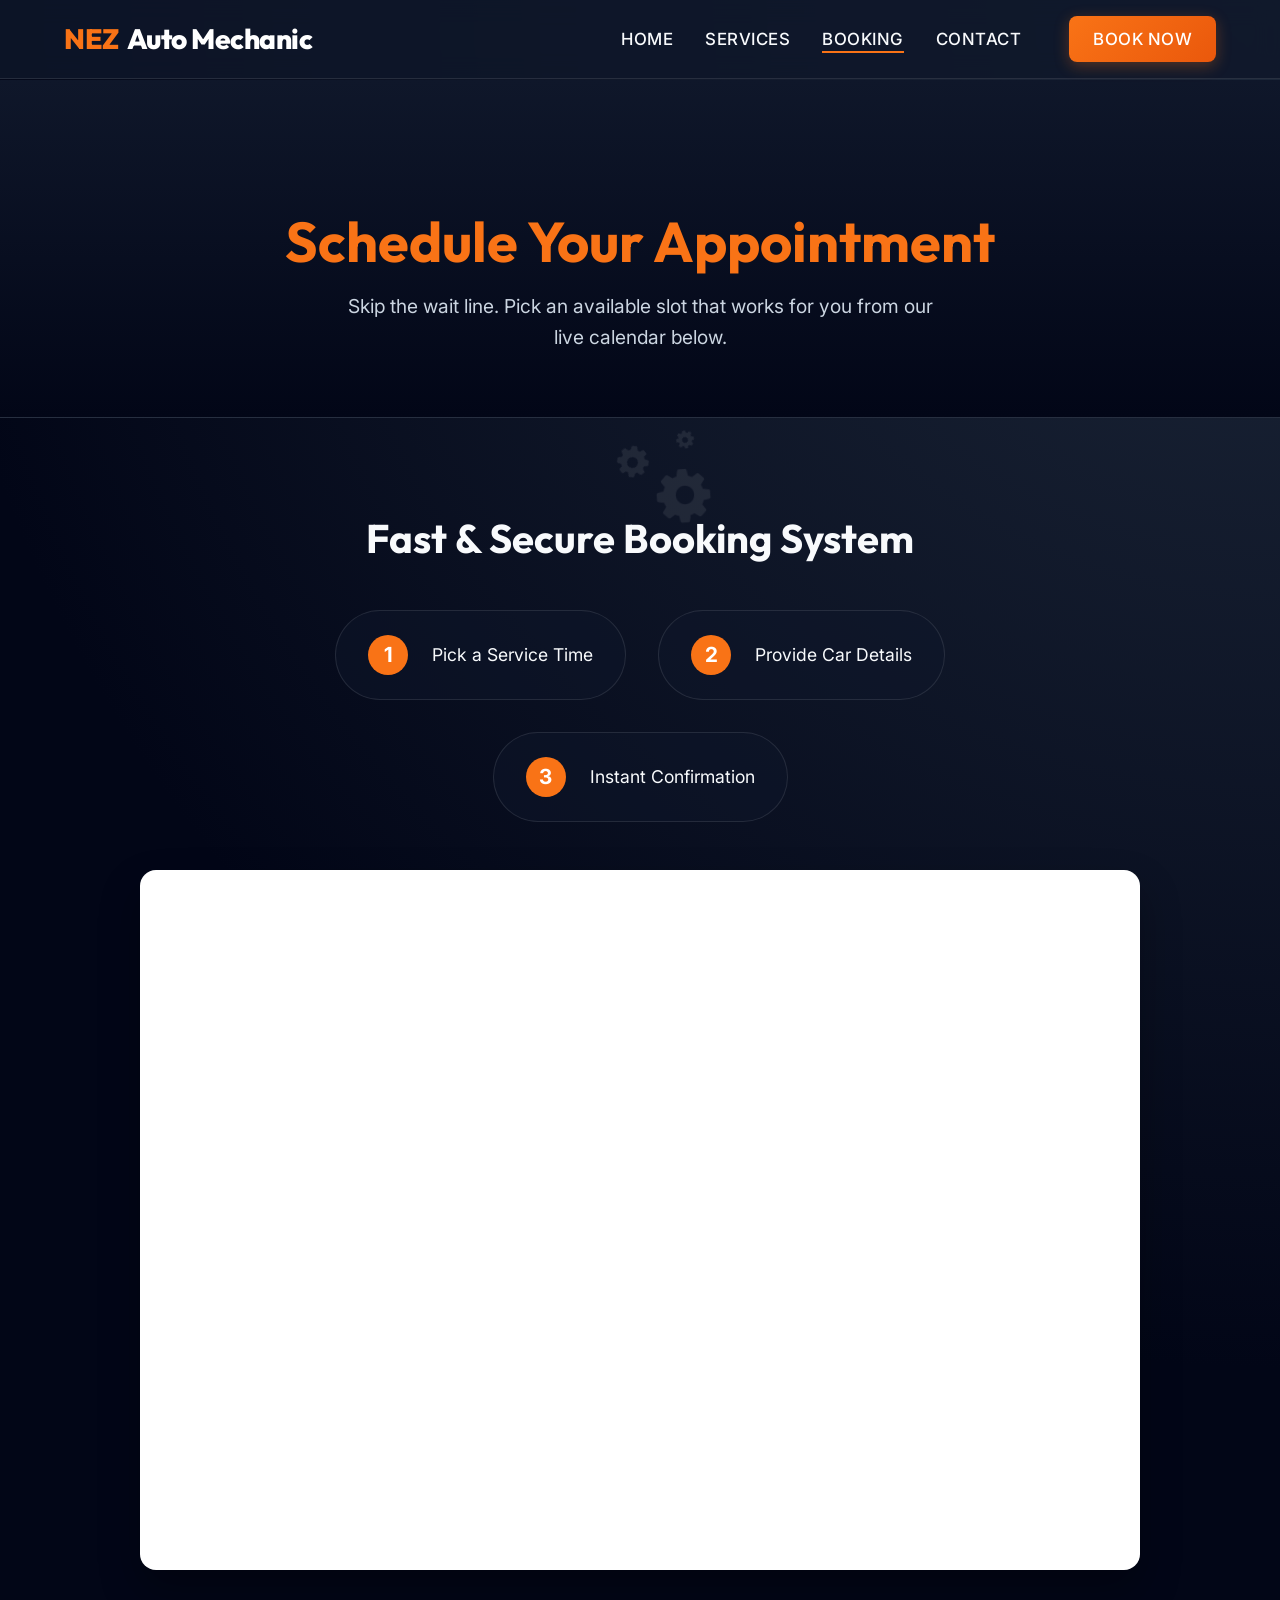
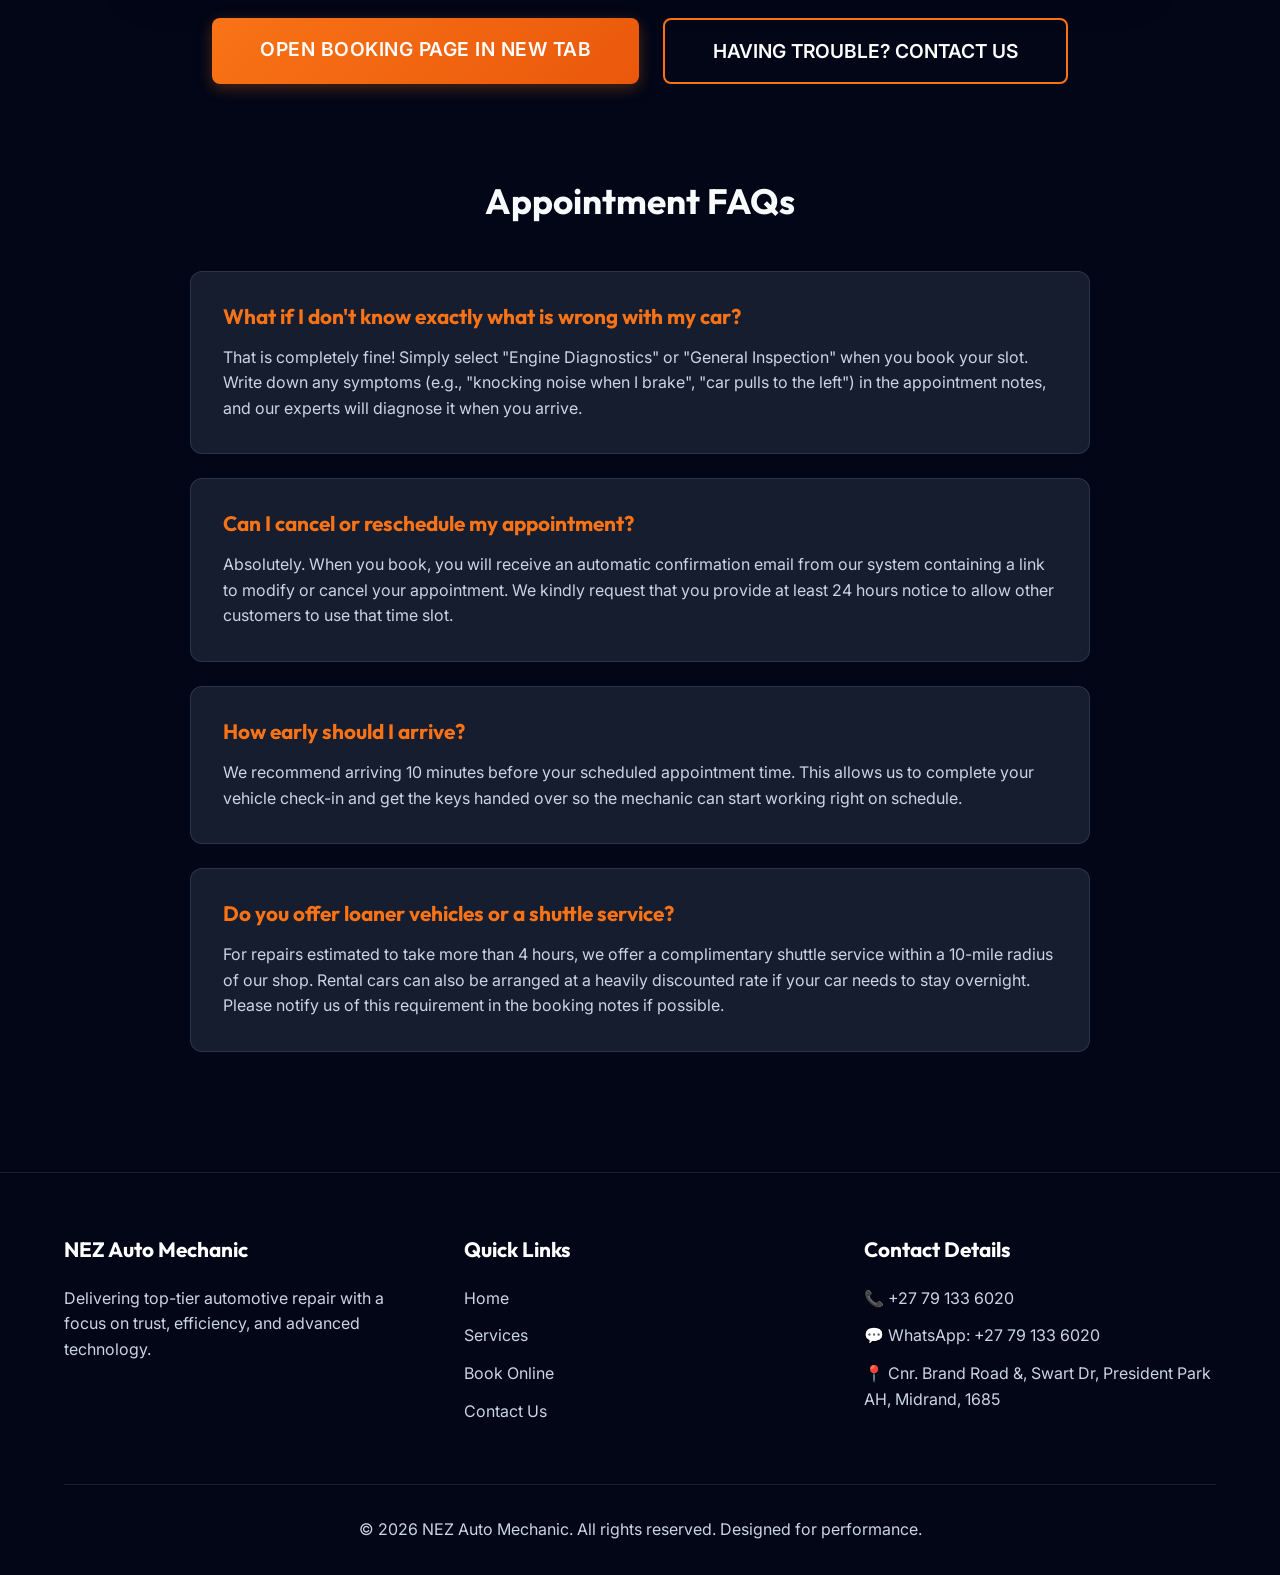
<file: booking.html>
<!DOCTYPE html>
<html lang="en">
<head>
    <meta charset="UTF-8">
    <meta name="viewport" content="width=device-width, initial-scale=1.0">
    <title>Book Appointment | NEZ Auto Mechanic</title>
    <meta name="description" content="Schedule your auto repair appointment online. Select your service, date, and available time via our seamless booking system.">
    <!-- Google Fonts -->
    <link rel="preconnect" href="https://fonts.googleapis.com">
    <link rel="preconnect" href="https://fonts.gstatic.com" crossorigin>
    <link href="https://fonts.googleapis.com/css2?family=Inter:wght@400;500;600&family=Outfit:wght@700;800&display=swap" rel="stylesheet">
    <link rel="stylesheet" href="styles.css">
    <style>
        .page-header {
            padding: 8rem 5% 4rem;
            text-align: center;
            background: linear-gradient(180deg, var(--bg-dark), var(--bg-darker));
            border-bottom: 1px solid var(--card-border);
        }
        
        .page-header h1 {
            font-size: 3.5rem;
            margin-bottom: 1rem;
            color: var(--accent-primary);
        }

        .booking-info {
            max-width: 800px;
            margin: 0 auto 3rem;
            text-align: center;
        }

        .booking-steps {
            display: flex;
            justify-content: center;
            gap: 2rem;
            margin: 3rem 0;
            flex-wrap: wrap;
        }

        .step {
            display: flex;
            align-items: center;
            gap: 1.5rem;
            background: rgba(15, 23, 42, 0.5);
            padding: 1.5rem 2rem;
            border-radius: 50px;
            border: 1px solid var(--card-border);
            font-size: 1.1rem;
        }

        .step-number {
            width: 40px;
            height: 40px;
            background: var(--accent-primary);
            color: white;
            border-radius: 50%;
            display: flex;
            align-items: center;
            justify-content: center;
            font-weight: bold;
            font-size: 1.3rem;
        }

        .booking-actions {
            margin-top: 3rem;
            display: flex;
            justify-content: center;
            gap: 1.5rem;
            flex-wrap: wrap;
        }

        .faq-container {
            max-width: 900px;
            margin: 6rem auto 0;
        }

        .faq-item {
            background: var(--card-bg);
            border: 1px solid var(--card-border);
            border-radius: 12px;
            padding: 2rem;
            margin-bottom: 1.5rem;
        }

        .faq-item h3 {
            font-size: 1.3rem;
            margin-bottom: 1rem;
            color: var(--accent-primary);
        }

        .faq-item p {
            color: var(--text-muted);
            line-height: 1.6;
        }
    </style>
</head>
<body>
    <!-- Preloader -->
    <div id="preloader">
        <div class="loader-gears">
            <div class="loader-gear1">
                <svg viewBox="0 0 100 100" fill="currentColor"><path d="M93.3,44.7l-9.3-1.6c-0.6-2.5-1.5-4.8-2.6-7l5.4-7.8c0.8-1.2,0.6-2.8-0.5-3.8l-7.1-7.1c-1-1-2.6-1.3-3.8-0.5l-7.8,5.4 c-2.2-1.1-4.5-2-7-2.6l-1.6-9.3c-0.2-1.4-1.4-2.4-2.8-2.4h-10c-1.4,0-2.6,1-2.8,2.4l-1.6,9.3c-2.5,0.6-4.8,1.5-7,2.6l-7.8-5.4 c-1.2-0.8-2.8-0.6-3.8,0.5l-7.1,7.1c-1,1-1.3,2.6-0.5,3.8l5.4,7.8c-1.1,2.2-2,4.5-2.6,7l-9.3,1.6c-1.4,0.2-2.4,1.4-2.4,2.8v10 c0,1.4,1,2.6,2.4,2.8l9.3,1.6c0.6,2.5,1.5,4.8,2.6,7l-5.4,7.8c-0.8,1.2-0.6,2.8,0.5,3.8l7.1,7.1c1,1,2.6,1.3,3.8,0.5l7.8-5.4 c2.2,1.1,4.5,2,7,2.6l1.6,9.3c0.2,1.4,1.4,2.4,2.8,2.4h10c1.4,0,2.6-1,2.8-2.4l1.6-9.3c2.5-0.6,4.8-1.5,7-2.6l7.8,5.4 c1.2,0.8,2.8,0.6,3.8-0.5l7.1-7.1c1-1,1.3-2.6,0.5-3.8l-5.4-7.8c1.1-2.2,2-4.5,2.6-7l9.3-1.6c1.4-0.2,2.4-1.4,2.4-2.8v-10 C95.7,46.1,94.7,44.9,93.3,44.7z M50,65.5c-8.6,0-15.5-6.9-15.5-15.5S41.4,34.5,50,34.5S65.5,41.4,65.5,50S58.6,65.5,50,65.5z"/></svg>
            </div>
            <div class="loader-gear2">
                <svg viewBox="0 0 100 100" fill="currentColor"><path d="M93.3,44.7l-9.3-1.6c-0.6-2.5-1.5-4.8-2.6-7l5.4-7.8c0.8-1.2,0.6-2.8-0.5-3.8l-7.1-7.1c-1-1-2.6-1.3-3.8-0.5l-7.8,5.4 c-2.2-1.1-4.5-2-7-2.6l-1.6-9.3c-0.2-1.4-1.4-2.4-2.8-2.4h-10c-1.4,0-2.6,1-2.8,2.4l-1.6,9.3c-2.5,0.6-4.8,1.5-7,2.6l-7.8-5.4 c-1.2-0.8-2.8-0.6-3.8,0.5l-7.1,7.1c-1,1-1.3,2.6-0.5,3.8l5.4,7.8c-1.1,2.2-2,4.5-2.6,7l-9.3,1.6c-1.4,0.2-2.4,1.4-2.4,2.8v10 c0,1.4,1,2.6,2.4,2.8l9.3,1.6c0.6,2.5,1.5,4.8,2.6,7l-5.4,7.8c-0.8,1.2-0.6,2.8,0.5,3.8l7.1,7.1c1,1,2.6,1.3,3.8,0.5l7.8-5.4 c2.2,1.1,4.5,2,7,2.6l1.6,9.3c0.2,1.4,1.4,2.4,2.8,2.4h10c1.4,0,2.6-1,2.8-2.4l1.6-9.3c2.5-0.6,4.8-1.5,7-2.6l7.8,5.4 c1.2,0.8,2.8,0.6,3.8-0.5l7.1-7.1c1-1,1.3-2.6,0.5-3.8l-5.4-7.8c1.1-2.2,2-4.5,2.6-7l9.3-1.6c1.4-0.2,2.4-1.4,2.4-2.8v-10 C95.7,46.1,94.7,44.9,93.3,44.7z M50,65.5c-8.6,0-15.5-6.9-15.5-15.5S41.4,34.5,50,34.5S65.5,41.4,65.5,50S58.6,65.5,50,65.5z"/></svg>
            </div>
        </div>
    </div>

    <nav class="navbar">
        <div class="logo">
            <span>NEZ</span> Auto Mechanic
        </div>
        <ul class="nav-links">
            <li><a href="index.html">Home</a></li>
            <li><a href="services.html">Services</a></li>
            <li><a href="booking.html" class="active">Booking</a></li>
            <li><a href="contact.html">Contact</a></li>
            <li><a href="booking.html" class="btn-primary" style="margin-left: 1rem;">Book Now</a></li>
        </ul>
        <div class="menu-toggle">
            <span></span>
            <span></span>
            <span></span>
        </div>
    </nav>

    <main>
        <header class="page-header">
            <h1>Schedule Your Appointment</h1>
            <p style="color: var(--text-muted); font-size: 1.2rem; max-width: 600px; margin: 0 auto;">Skip the wait line. Pick an available slot that works for you from our live calendar below.</p>
        </header>

        <section class="section">
            <div class="booking-info">
                <h2 style="font-size: 2.5rem;">Fast & Secure Booking System</h2>
                <div class="booking-steps">
                    <div class="step">
                        <div class="step-number">1</div>
                        <span>Pick a Service Time</span>
                    </div>
                    <div class="step">
                        <div class="step-number">2</div>
                        <span>Provide Car Details</span>
                    </div>
                    <div class="step">
                        <div class="step-number">3</div>
                        <span>Instant Confirmation</span>
                    </div>
                </div>
            </div>

            <!-- Option 1: Embedded Calendar View -->
            <div class="calendar-container" style="max-width: 1000px; margin: 0 auto;">
                <!-- Replace src with actual Google Calendar appointment scheduling link inside iframe -->
                <iframe src="https://calendar.google.com/calendar/appointments/schedules/AcZssZ3O1j1kG0zKwWpC6A?gv=true" title="Google Appointment Scheduling"></iframe>
                <!-- Placeholder text if iframe fails to load or user lacks JS -->
                <p style="text-align:center; padding: 2rem; color: var(--text-muted);" id="calendar-fallback">
                    Booking calendar is loading... If it doesn't appear, please use the button below.
                </p>
            </div>

            <!-- Option 2: Direct Link Button (fallback / alternative) -->
            <div class="booking-actions">
                <a href="#" class="btn-primary" target="_blank" style="padding: 1rem 3rem; font-size: 1.2rem;" onclick="alert('In production, replace this # with your Google Appointment URL')">Open Booking Page in New Tab</a>
                <a href="contact.html" class="btn-outline" style="padding: 1rem 3rem; font-size: 1.2rem;">Having Trouble? Contact Us</a>
            </div>

            <div class="faq-container">
                <h2 style="text-align: center; margin-bottom: 3rem; font-size: 2.2rem;">Appointment FAQs</h2>
                
                <div class="faq-item">
                    <h3>What if I don't know exactly what is wrong with my car?</h3>
                    <p>That is completely fine! Simply select "Engine Diagnostics" or "General Inspection" when you book your slot. Write down any symptoms (e.g., "knocking noise when I brake", "car pulls to the left") in the appointment notes, and our experts will diagnose it when you arrive.</p>
                </div>

                <div class="faq-item">
                    <h3>Can I cancel or reschedule my appointment?</h3>
                    <p>Absolutely. When you book, you will receive an automatic confirmation email from our system containing a link to modify or cancel your appointment. We kindly request that you provide at least 24 hours notice to allow other customers to use that time slot.</p>
                </div>

                <div class="faq-item">
                    <h3>How early should I arrive?</h3>
                    <p>We recommend arriving 10 minutes before your scheduled appointment time. This allows us to complete your vehicle check-in and get the keys handed over so the mechanic can start working right on schedule.</p>
                </div>
                
                <div class="faq-item">
                    <h3>Do you offer loaner vehicles or a shuttle service?</h3>
                    <p>For repairs estimated to take more than 4 hours, we offer a complimentary shuttle service within a 10-mile radius of our shop. Rental cars can also be arranged at a heavily discounted rate if your car needs to stay overnight. Please notify us of this requirement in the booking notes if possible.</p>
                </div>
            </div>

        </section>
    </main>

    <footer>
        <div class="footer-content">
            <div class="footer-col">
                <h4>NEZ Auto Mechanic</h4>
                <p>Delivering top-tier automotive repair with a focus on trust, efficiency, and advanced technology.</p>
            </div>
            <div class="footer-col">
                <h4>Quick Links</h4>
                <ul>
                    <li><a href="index.html">Home</a></li>
                    <li><a href="services.html">Services</a></li>
                    <li><a href="booking.html">Book Online</a></li>
                    <li><a href="contact.html">Contact Us</a></li>
                </ul>
            </div>
            <div class="footer-col">
                <h4>Contact Details</h4>
                <ul>
                    <li>📞 +27 79 133 6020</li>
                    <li>💬 WhatsApp: +27 79 133 6020</li>
                    <li>📍 Cnr. Brand Road &, Swart Dr, President Park AH, Midrand, 1685</li>
                </ul>
            </div>
        </div>
        <div class="footer-bottom">
            <p>&copy; 2026 NEZ Auto Mechanic. All rights reserved. Designed for performance.</p>
        </div>
    </footer>

    <script src="main.js"></script>
    <script>
        // Hide fallback text if iframe loads
        document.querySelector('iframe').onload = function() {
            const fallback = document.getElementById('calendar-fallback');
            if(fallback) fallback.style.display = 'none';
        }
    </script>
</body>
</html>
</file>
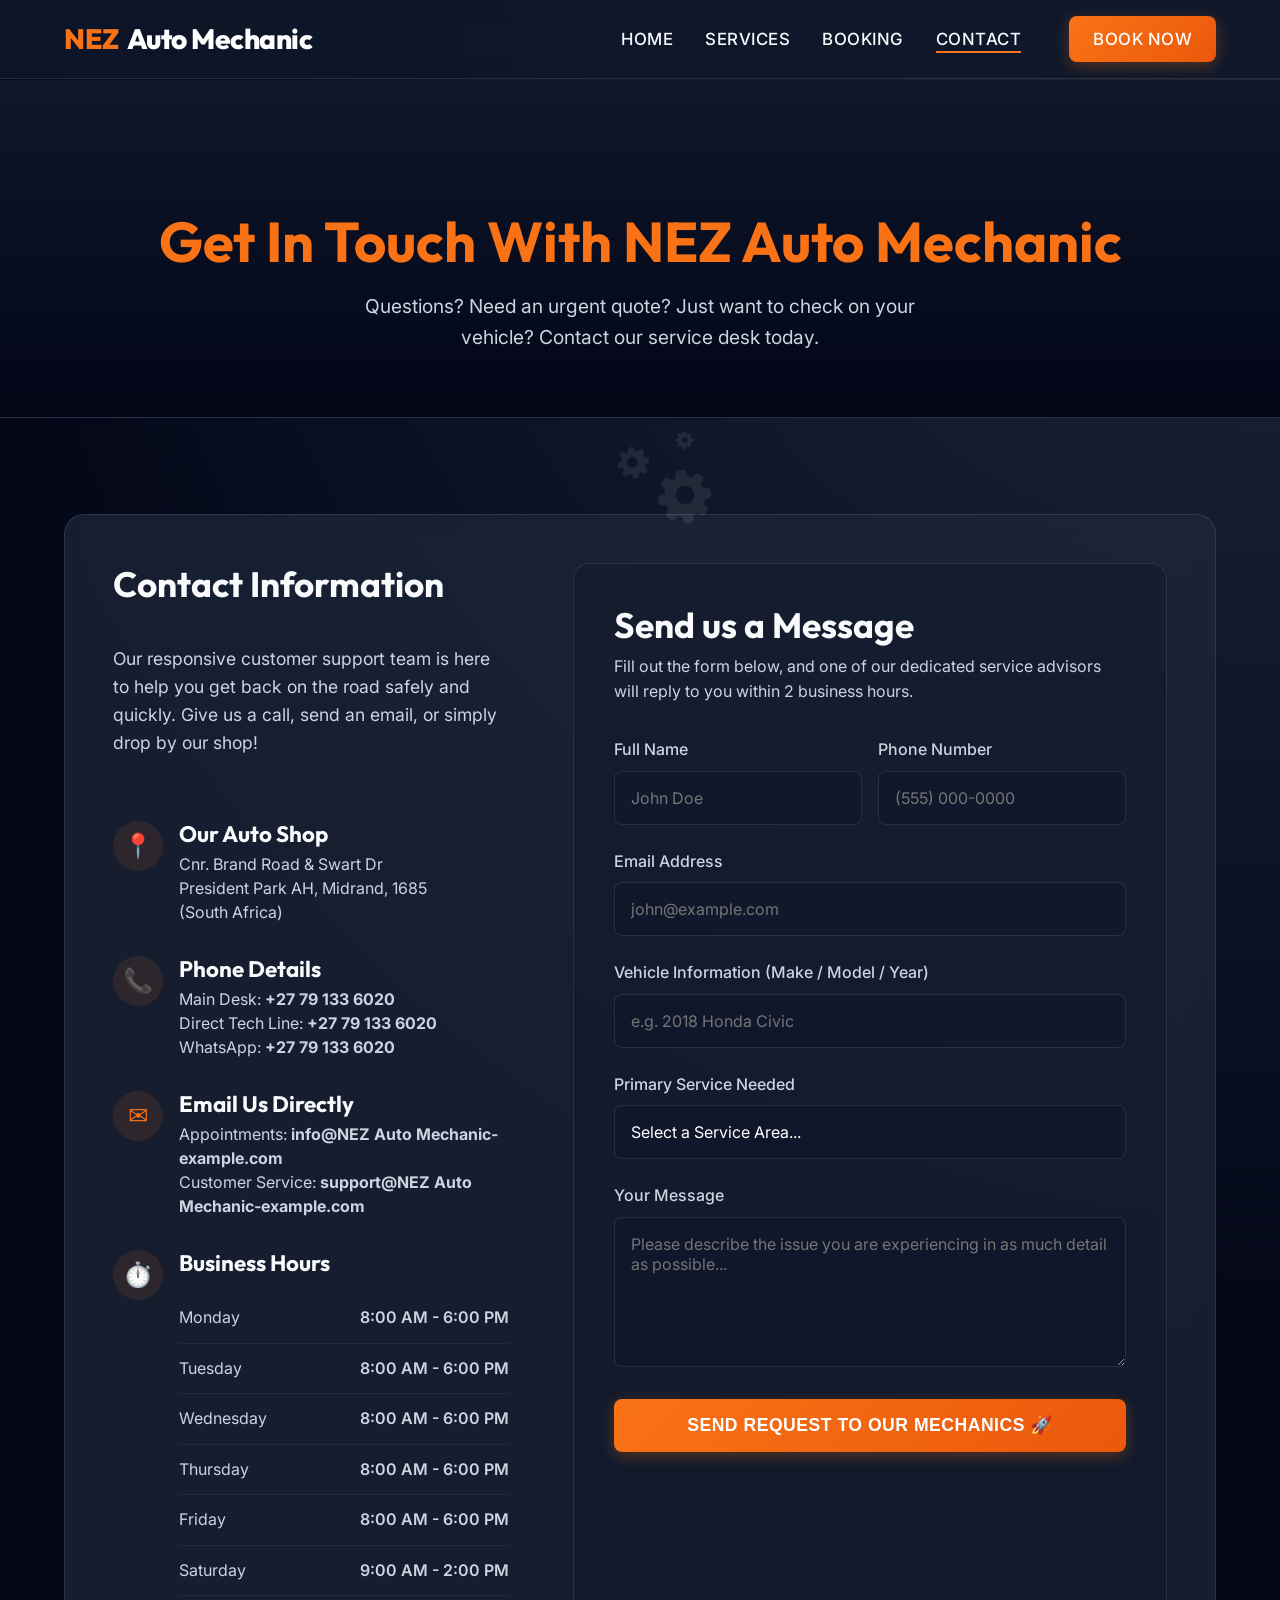
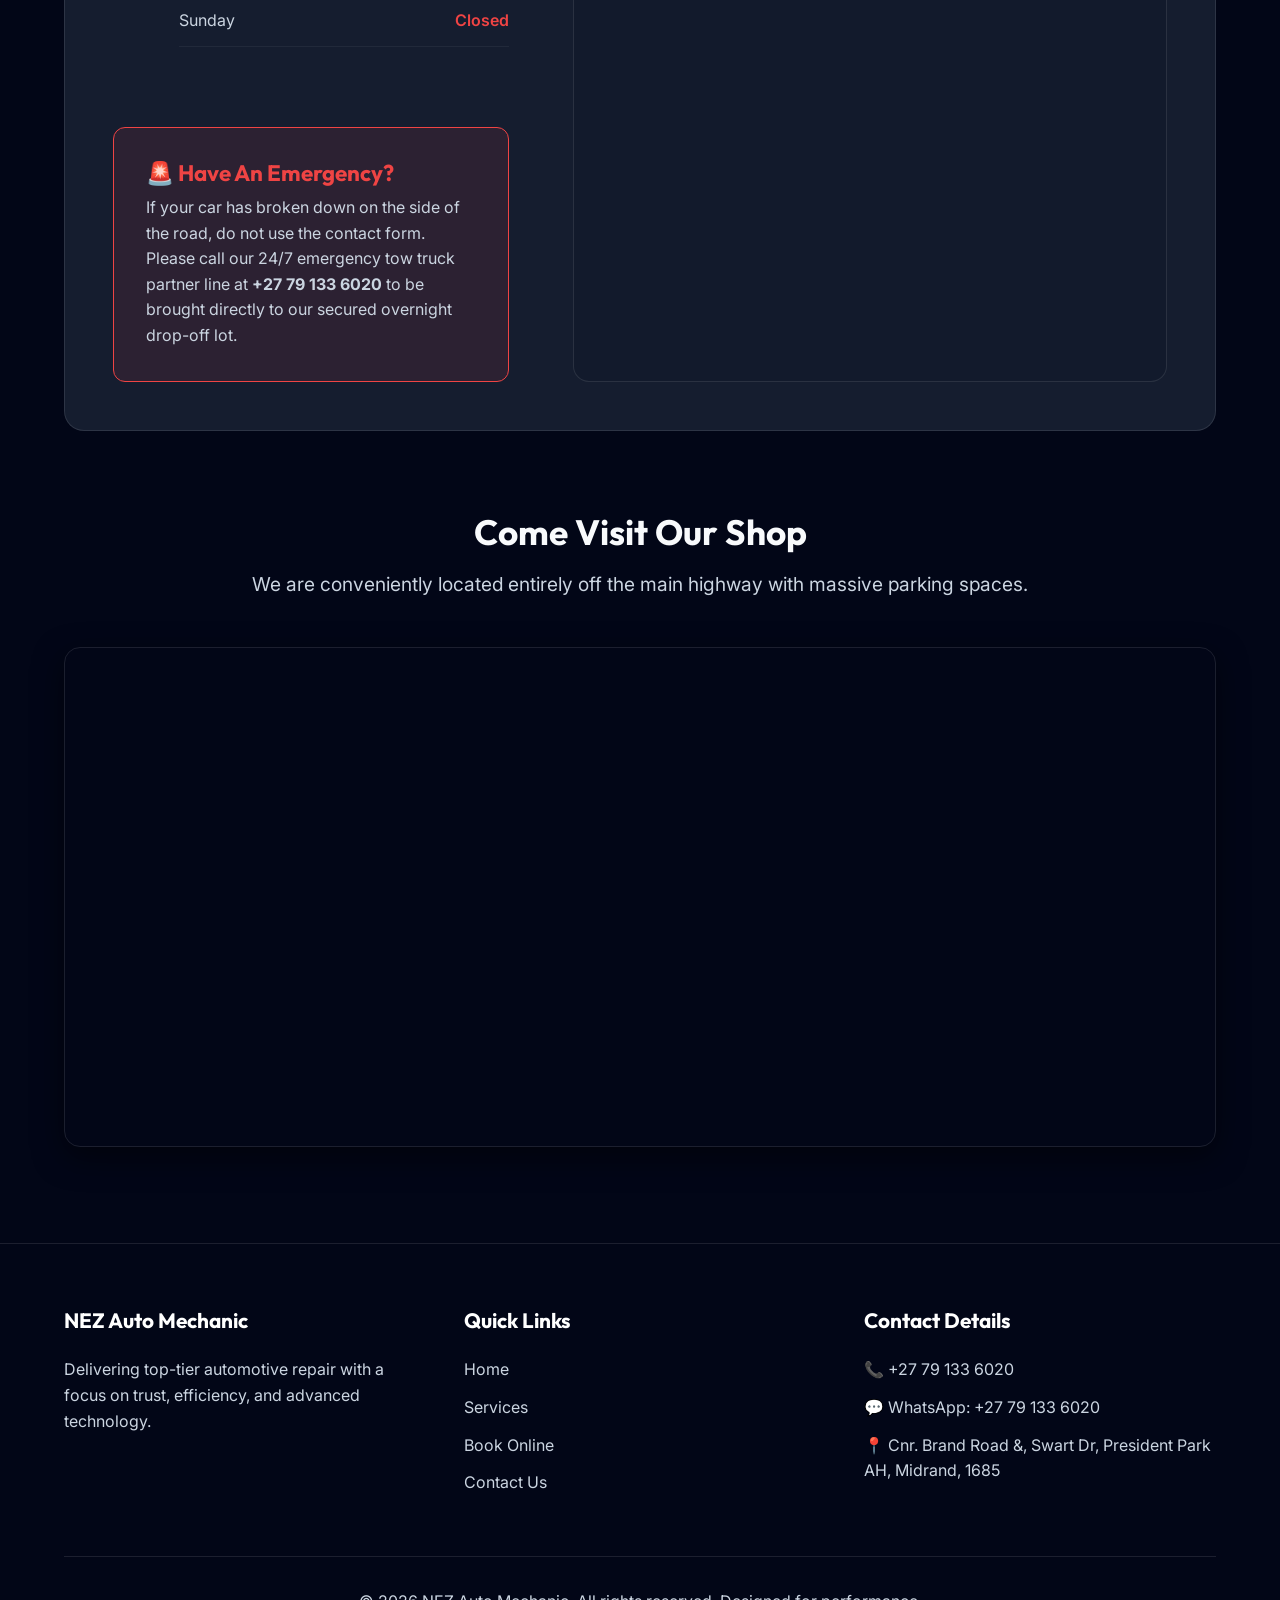
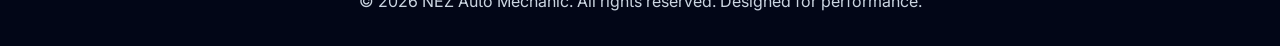
<file: contact.html>
<!DOCTYPE html>
<html lang="en">
<head>
    <meta charset="UTF-8">
    <meta name="viewport" content="width=device-width, initial-scale=1.0">
    <title>Contact Us | NEZ Auto Mechanic Auto Repair</title>
    <meta name="description" content="Get in touch with NEZ Auto Mechanic. Reach out via our contact form, give us a call, or visit our auto shop.">
    <!-- Google Fonts -->
    <link rel="preconnect" href="https://fonts.googleapis.com">
    <link rel="preconnect" href="https://fonts.gstatic.com" crossorigin>
    <link href="https://fonts.googleapis.com/css2?family=Inter:wght@400;500;600&family=Outfit:wght@700;800&display=swap" rel="stylesheet">
    <link rel="stylesheet" href="styles.css">
    <style>
        .page-header {
            padding: 8rem 5% 4rem;
            text-align: center;
            background: linear-gradient(180deg, var(--bg-dark), var(--bg-darker));
            border-bottom: 1px solid var(--card-border);
        }
        
        .page-header h1 {
            font-size: 3.5rem;
            margin-bottom: 1rem;
            color: var(--accent-primary);
        }

        .map-container {
            margin-top: 3rem;
            border-radius: 16px;
            overflow: hidden;
            height: 500px;
            box-shadow: 0 10px 30px rgba(0, 0, 0, 0.5);
            border: 1px solid var(--card-border);
        }

        .emergency-banner {
            background: rgba(239, 68, 68, 0.1);
            border: 1px solid #ef4444;
            padding: 2rem;
            border-radius: 12px;
            margin-top: 3rem;
            text-align: left;
        }

        .emergency-banner h3 {
            color: #ef4444;
            display: flex;
            align-items: center;
            gap: 10px;
            margin-bottom: 0.5rem;
            font-size: 1.4rem;
        }
        
        .emergency-banner p {
            color: var(--text-muted);
            line-height: 1.6;
        }

        .hours-table {
            width: 100%;
            border-collapse: collapse;
            margin-top: 1rem;
        }

        .hours-table tr {
            border-bottom: 1px solid rgba(255,255,255,0.05);
        }

        .hours-table td {
            padding: 0.75rem 0;
            color: var(--text-muted);
        }

        .hours-table td:last-child {
            text-align: right;
            font-weight: 600;
        }
    </style>
</head>
<body>
    <!-- Preloader -->
    <div id="preloader">
        <div class="loader-gears">
            <div class="loader-gear1">
                <svg viewBox="0 0 100 100" fill="currentColor"><path d="M93.3,44.7l-9.3-1.6c-0.6-2.5-1.5-4.8-2.6-7l5.4-7.8c0.8-1.2,0.6-2.8-0.5-3.8l-7.1-7.1c-1-1-2.6-1.3-3.8-0.5l-7.8,5.4 c-2.2-1.1-4.5-2-7-2.6l-1.6-9.3c-0.2-1.4-1.4-2.4-2.8-2.4h-10c-1.4,0-2.6,1-2.8,2.4l-1.6,9.3c-2.5,0.6-4.8,1.5-7,2.6l-7.8-5.4 c-1.2-0.8-2.8-0.6-3.8,0.5l-7.1,7.1c-1,1-1.3,2.6-0.5,3.8l5.4,7.8c-1.1,2.2-2,4.5-2.6,7l-9.3,1.6c-1.4,0.2-2.4,1.4-2.4,2.8v10 c0,1.4,1,2.6,2.4,2.8l9.3,1.6c0.6,2.5,1.5,4.8,2.6,7l-5.4,7.8c-0.8,1.2-0.6,2.8,0.5,3.8l7.1,7.1c1,1,2.6,1.3,3.8,0.5l7.8-5.4 c2.2,1.1,4.5,2,7,2.6l1.6,9.3c0.2,1.4,1.4,2.4,2.8,2.4h10c1.4,0,2.6-1,2.8-2.4l1.6-9.3c2.5-0.6,4.8-1.5,7-2.6l7.8,5.4 c1.2,0.8,2.8,0.6,3.8-0.5l7.1-7.1c1-1,1.3-2.6,0.5-3.8l-5.4-7.8c1.1-2.2,2-4.5,2.6-7l9.3-1.6c1.4-0.2,2.4-1.4,2.4-2.8v-10 C95.7,46.1,94.7,44.9,93.3,44.7z M50,65.5c-8.6,0-15.5-6.9-15.5-15.5S41.4,34.5,50,34.5S65.5,41.4,65.5,50S58.6,65.5,50,65.5z"/></svg>
            </div>
            <div class="loader-gear2">
                <svg viewBox="0 0 100 100" fill="currentColor"><path d="M93.3,44.7l-9.3-1.6c-0.6-2.5-1.5-4.8-2.6-7l5.4-7.8c0.8-1.2,0.6-2.8-0.5-3.8l-7.1-7.1c-1-1-2.6-1.3-3.8-0.5l-7.8,5.4 c-2.2-1.1-4.5-2-7-2.6l-1.6-9.3c-0.2-1.4-1.4-2.4-2.8-2.4h-10c-1.4,0-2.6,1-2.8,2.4l-1.6,9.3c-2.5,0.6-4.8,1.5-7,2.6l-7.8-5.4 c-1.2-0.8-2.8-0.6-3.8,0.5l-7.1,7.1c-1,1-1.3,2.6-0.5,3.8l5.4,7.8c-1.1,2.2-2,4.5-2.6,7l-9.3,1.6c-1.4,0.2-2.4,1.4-2.4,2.8v10 c0,1.4,1,2.6,2.4,2.8l9.3,1.6c0.6,2.5,1.5,4.8,2.6,7l-5.4,7.8c-0.8,1.2-0.6,2.8,0.5,3.8l7.1,7.1c1,1,2.6,1.3,3.8,0.5l7.8-5.4 c2.2,1.1,4.5,2,7,2.6l1.6,9.3c0.2,1.4,1.4,2.4,2.8,2.4h10c1.4,0,2.6-1,2.8-2.4l1.6-9.3c2.5-0.6,4.8-1.5,7-2.6l7.8,5.4 c1.2,0.8,2.8,0.6,3.8-0.5l7.1-7.1c1-1,1.3-2.6,0.5-3.8l-5.4-7.8c1.1-2.2,2-4.5,2.6-7l9.3-1.6c1.4-0.2,2.4-1.4,2.4-2.8v-10 C95.7,46.1,94.7,44.9,93.3,44.7z M50,65.5c-8.6,0-15.5-6.9-15.5-15.5S41.4,34.5,50,34.5S65.5,41.4,65.5,50S58.6,65.5,50,65.5z"/></svg>
            </div>
        </div>
    </div>

    <nav class="navbar">
        <div class="logo">
            <span>NEZ</span> Auto Mechanic
        </div>
        <ul class="nav-links">
            <li><a href="index.html">Home</a></li>
            <li><a href="services.html">Services</a></li>
            <li><a href="booking.html">Booking</a></li>
            <li><a href="contact.html" class="active">Contact</a></li>
            <li><a href="booking.html" class="btn-primary" style="margin-left: 1rem;">Book Now</a></li>
        </ul>
        <div class="menu-toggle">
            <span></span>
            <span></span>
            <span></span>
        </div>
    </nav>

    <main>
        <header class="page-header">
            <h1>Get In Touch With NEZ Auto Mechanic</h1>
            <p style="color: var(--text-muted); font-size: 1.2rem; max-width: 600px; margin: 0 auto;">Questions? Need an urgent quote? Just want to check on your vehicle? Contact our service desk today.</p>
        </header>

        <section class="section">
            <div class="contact-container">
                <div class="contact-info">
                    <h2 style="font-size: 2.2rem; margin-bottom: 0.5rem;">Contact Information</h2>
                    <p style="color: var(--text-muted); margin-bottom: 2rem; font-size: 1.1rem; line-height: 1.6;">Our responsive customer support team is here to help you get back on the road safely and quickly. Give us a call, send an email, or simply drop by our shop!</p>
                    
                    <div class="contact-item">
                        <div class="contact-item-icon">📍</div>
                        <div class="contact-item-details">
                            <h4 style="font-size: 1.4rem;">Our Auto Shop</h4>
                            <p style="color: var(--text-muted); line-height: 1.5;">Cnr. Brand Road & Swart Dr<br>President Park AH, Midrand, 1685<br>(South Africa)</p>
                        </div>
                    </div>
                    
                    <div class="contact-item">
                        <div class="contact-item-icon">📞</div>
                        <div class="contact-item-details">
                            <h4 style="font-size: 1.4rem;">Phone Details</h4>
                            <p style="color: var(--text-muted); line-height: 1.5;">Main Desk: <strong>+27 79 133 6020</strong><br>Direct Tech Line: <strong>+27 79 133 6020</strong><br>WhatsApp: <strong>+27 79 133 6020</strong></p>
                        </div>
                    </div>

                    <div class="contact-item">
                        <div class="contact-item-icon">✉️</div>
                        <div class="contact-item-details">
                            <h4 style="font-size: 1.4rem;">Email Us Directly</h4>
                            <p style="color: var(--text-muted); line-height: 1.5;">Appointments: <strong>info@NEZ Auto Mechanic-example.com</strong><br>Customer Service: <strong>support@NEZ Auto Mechanic-example.com</strong></p>
                        </div>
                    </div>

                    <div class="contact-item">
                        <div class="contact-item-icon">⏱️</div>
                        <div class="contact-item-details" style="width: 100%;">
                            <h4 style="font-size: 1.4rem;">Business Hours</h4>
                            <table class="hours-table">
                                <tr><td>Monday</td><td>8:00 AM - 6:00 PM</td></tr>
                                <tr><td>Tuesday</td><td>8:00 AM - 6:00 PM</td></tr>
                                <tr><td>Wednesday</td><td>8:00 AM - 6:00 PM</td></tr>
                                <tr><td>Thursday</td><td>8:00 AM - 6:00 PM</td></tr>
                                <tr><td>Friday</td><td>8:00 AM - 6:00 PM</td></tr>
                                <tr><td>Saturday</td><td>9:00 AM - 2:00 PM</td></tr>
                                <tr><td>Sunday</td><td style="color: #ef4444;">Closed</td></tr>
                            </table>
                        </div>
                    </div>

                    <div class="emergency-banner">
                        <h3>🚨 Have An Emergency?</h3>
                        <p>If your car has broken down on the side of the road, do not use the contact form. Please call our 24/7 emergency tow truck partner line at <strong>+27 79 133 6020</strong> to be brought directly to our secured overnight drop-off lot.</p>
                    </div>

                </div>

                <div class="contact-form-wrapper" style="background: rgba(15, 23, 42, 0.4); padding: 2.5rem; border-radius: 16px; border: 1px solid var(--card-border);">
                    <h2 style="font-size: 2.2rem; margin-bottom: 0.5rem;">Send us a Message</h2>
                    <p style="color: var(--text-muted); margin-bottom: 2rem;">Fill out the form below, and one of our dedicated service advisors will reply to you within 2 business hours.</p>
                    
                    <form action="contact.php" method="POST" id="contactForm">
                        <div style="display: grid; grid-template-columns: 1fr 1fr; gap: 1rem;">
                            <div class="form-group">
                                <label class="form-label">Full Name</label>
                                <input type="text" name="name" class="form-control" placeholder="John Doe" required>
                            </div>
                            <div class="form-group">
                                <label class="form-label">Phone Number</label>
                                <input type="tel" name="phone" class="form-control" placeholder="(555) 000-0000" required>
                            </div>
                        </div>

                        <div class="form-group">
                            <label class="form-label">Email Address</label>
                            <input type="email" name="email" class="form-control" placeholder="john@example.com" required>
                        </div>

                        <div class="form-group">
                            <label class="form-label">Vehicle Information (Make / Model / Year)</label>
                            <input type="text" name="vehicle" class="form-control" placeholder="e.g. 2018 Honda Civic" required>
                        </div>

                        <div class="form-group">
                            <label class="form-label">Primary Service Needed</label>
                            <select name="service" class="form-control" required style="appearance: none; cursor: pointer;">
                                <option value="" disabled selected>Select a Service Area...</option>
                                <option value="Engine Diagnostics">Engine Diagnostics & Check Engine Light</option>
                                <option value="Brake Repair">Brake Inspection & Repair</option>
                                <option value="Oil Change">Oil Change & Basic Maintenance</option>
                                <option value="Transmission">Transmission Services</option>
                                <option value="Electrical">Auto Electrical Diagnostics</option>
                                <option value="Tires">Tires & Alignment</option>
                                <option value="Other">Other / Request custom quote</option>
                            </select>
                        </div>

                        <div class="form-group">
                            <label class="form-label">Your Message</label>
                            <textarea name="message" class="form-control" placeholder="Please describe the issue you are experiencing in as much detail as possible..." required></textarea>
                        </div>

                        <button type="submit" class="btn-primary" style="width: 100%; border-radius: 8px; font-size: 1.1rem; padding: 1rem;">Send Request to Our Mechanics 🚀</button>
                    </form>
                </div>
            </div>

            <!-- Enhanced Map Banner -->
            <div style="margin-top: 5rem; text-align: center;">
                <h2 style="font-size: 2.2rem; margin-bottom: 1rem;">Come Visit Our Shop</h2>
                <p style="color: var(--text-muted); font-size: 1.2rem; margin-bottom: 2rem;">We are conveniently located entirely off the main highway with massive parking spaces.</p>
                <div class="map-container">
                    <iframe src="https://maps.google.com/maps?width=100%25&amp;height=600&amp;hl=en&amp;q=Cnr.%20Brand%20Road%20&amp;,%20Swart%20Dr,%20President%20Park%20AH,%20Midrand,%201685+(NEZ%20Auto%20Mechanic)&amp;t=&amp;z=15&amp;ie=UTF8&amp;iwloc=B&amp;output=embed" width="100%" height="100%" style="border:0;" allowfullscreen="" loading="lazy"></iframe>
                </div>
            </div>
        </section>
    </main>

    <footer>
        <div class="footer-content">
            <div class="footer-col">
                <h4>NEZ Auto Mechanic</h4>
                <p>Delivering top-tier automotive repair with a focus on trust, efficiency, and advanced technology.</p>
            </div>
            <div class="footer-col">
                <h4>Quick Links</h4>
                <ul>
                    <li><a href="index.html">Home</a></li>
                    <li><a href="services.html">Services</a></li>
                    <li><a href="booking.html">Book Online</a></li>
                    <li><a href="contact.html">Contact Us</a></li>
                </ul>
            </div>
            <div class="footer-col">
                <h4>Contact Details</h4>
                <ul>
                    <li>📞 +27 79 133 6020</li>
                    <li>💬 WhatsApp: +27 79 133 6020</li>
                    <li>📍 Cnr. Brand Road &, Swart Dr, President Park AH, Midrand, 1685</li>
                </ul>
            </div>
        </div>
        <div class="footer-bottom">
            <p>&copy; 2026 NEZ Auto Mechanic. All rights reserved. Designed for performance.</p>
        </div>
    </footer>

    <script src="main.js"></script>
</body>
</html>
</file>
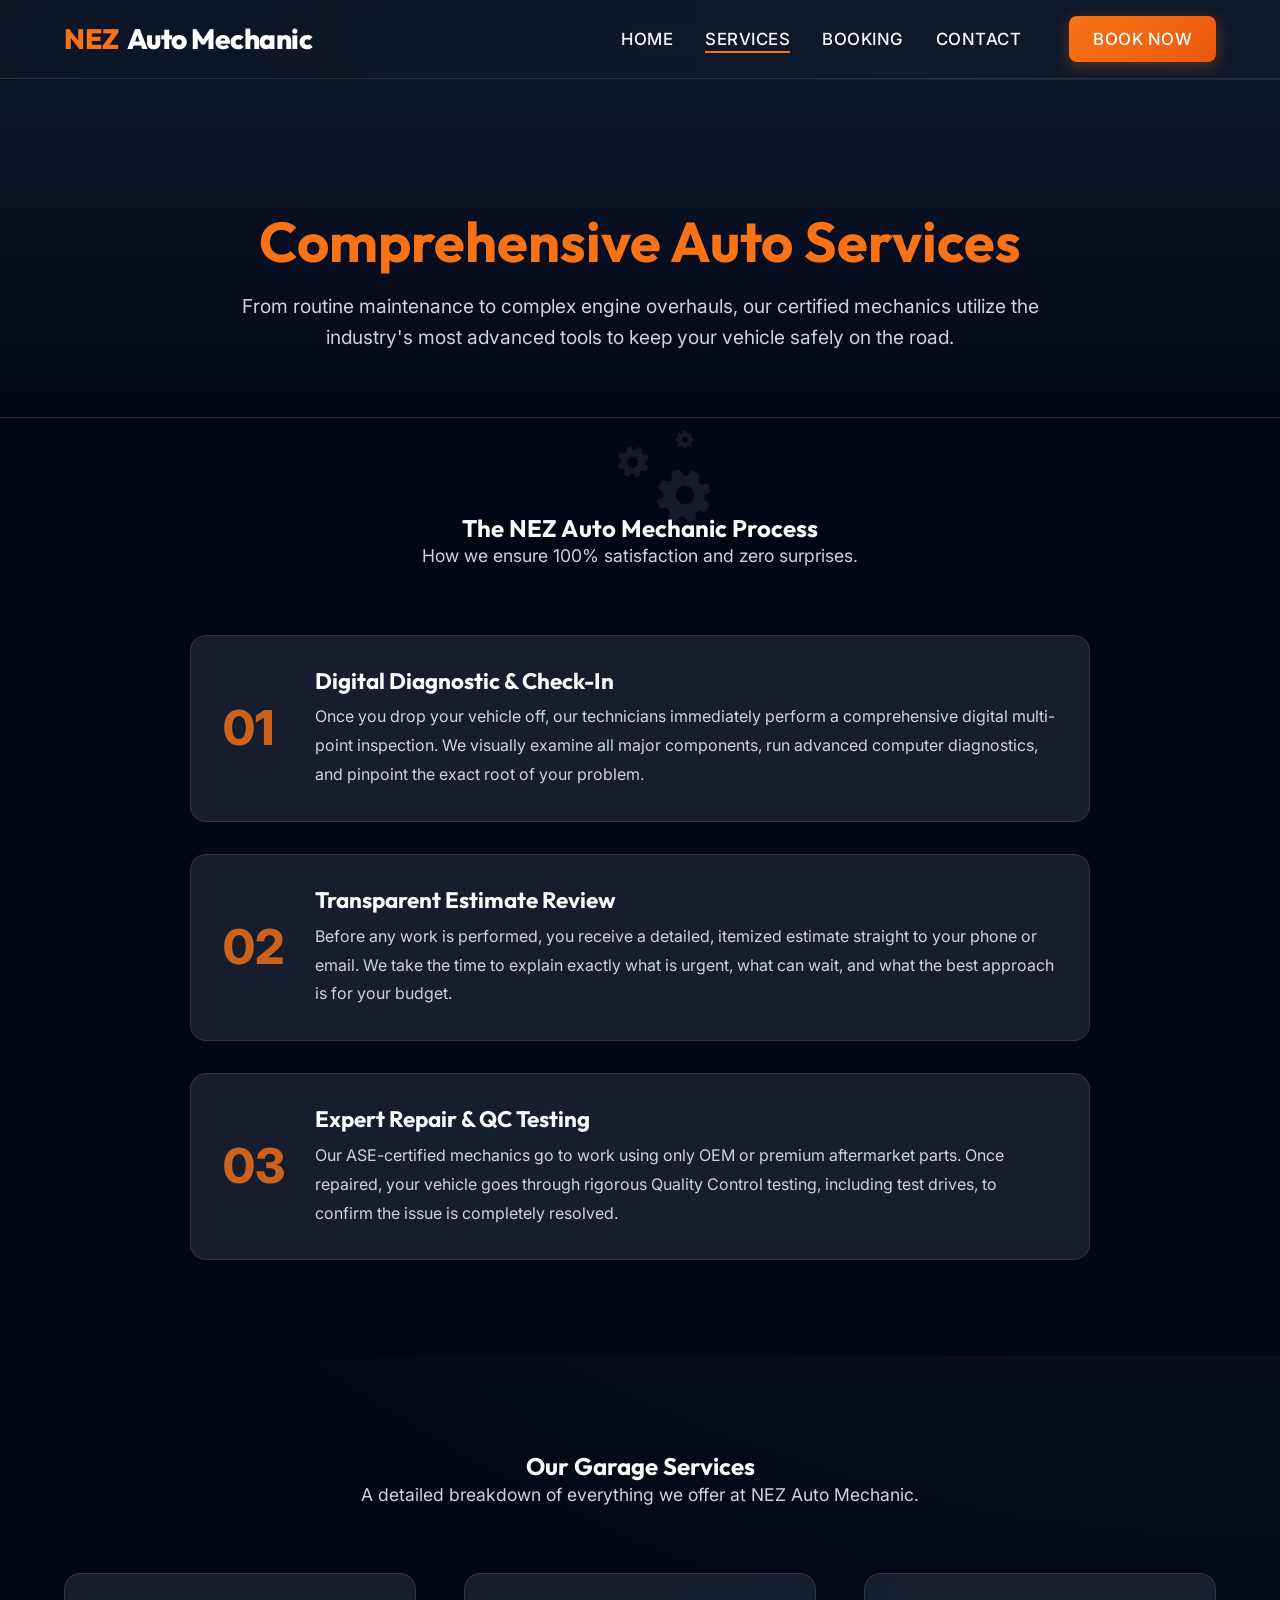
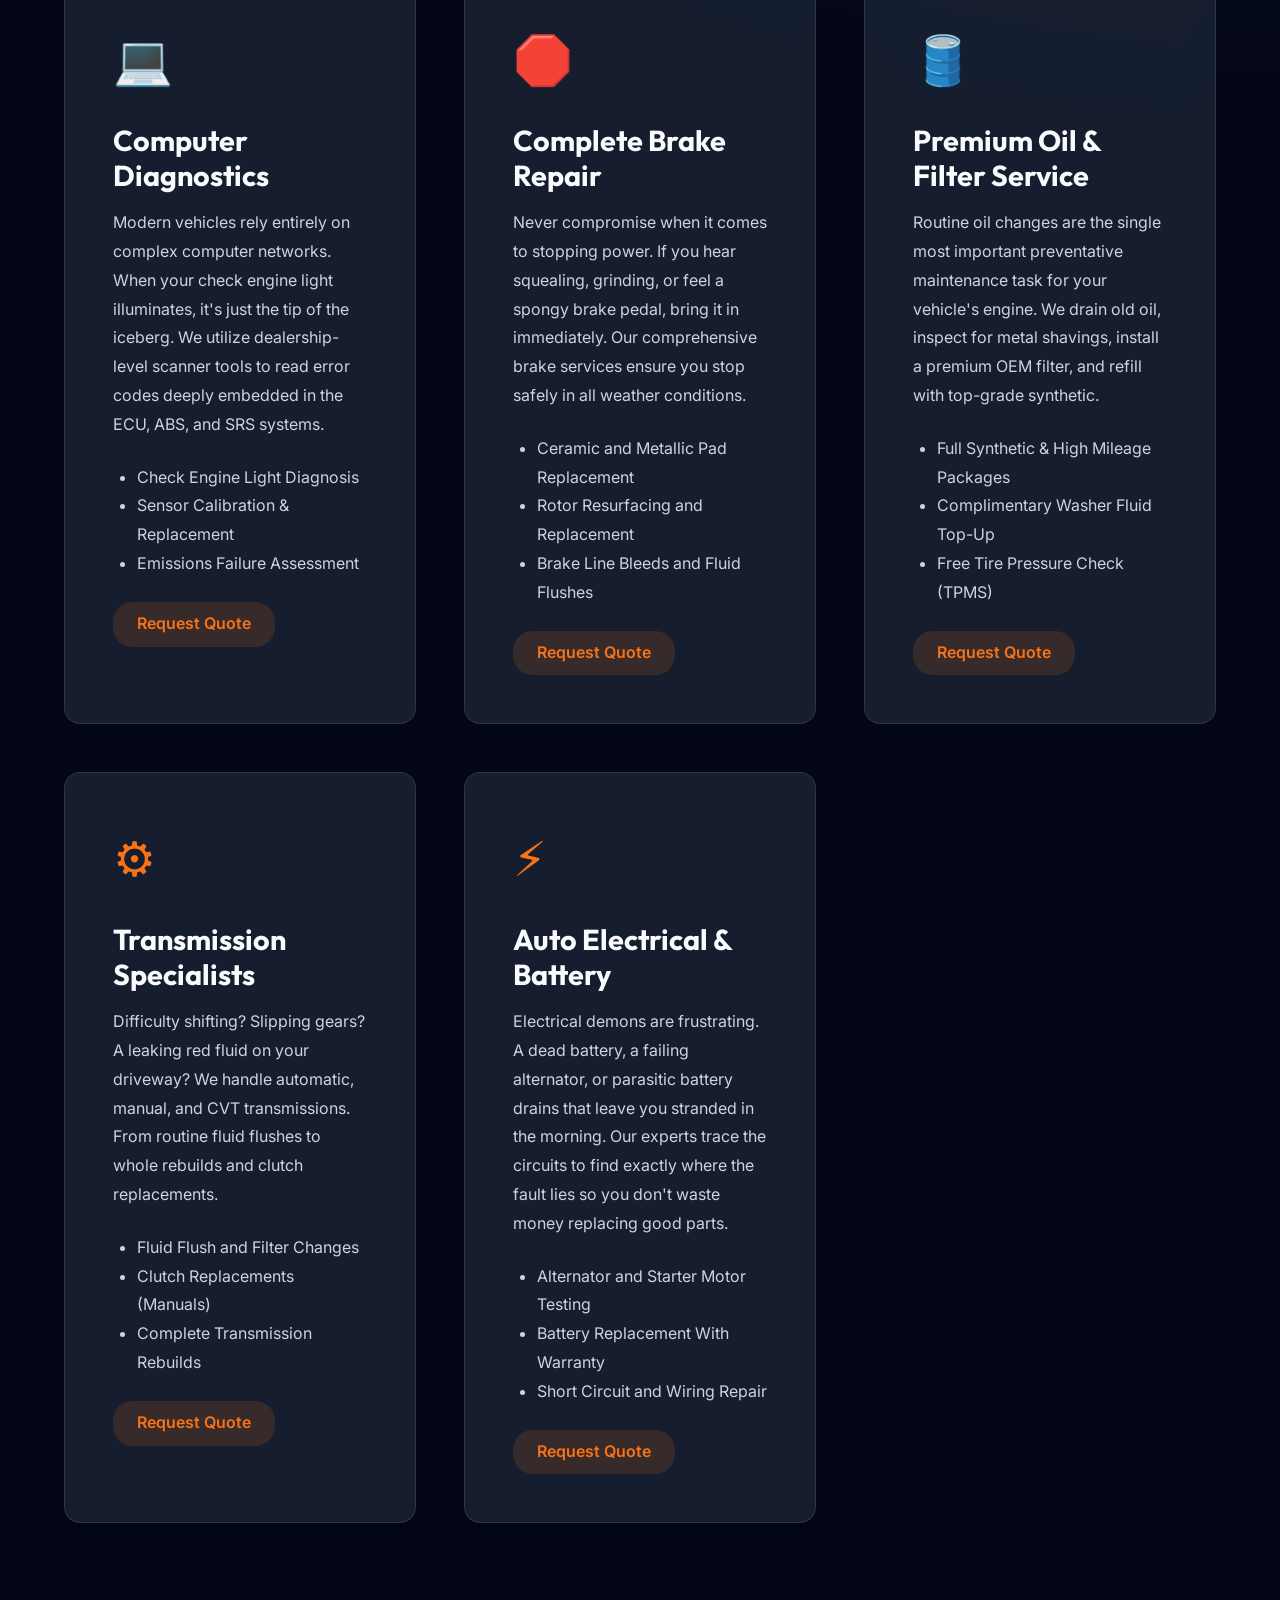
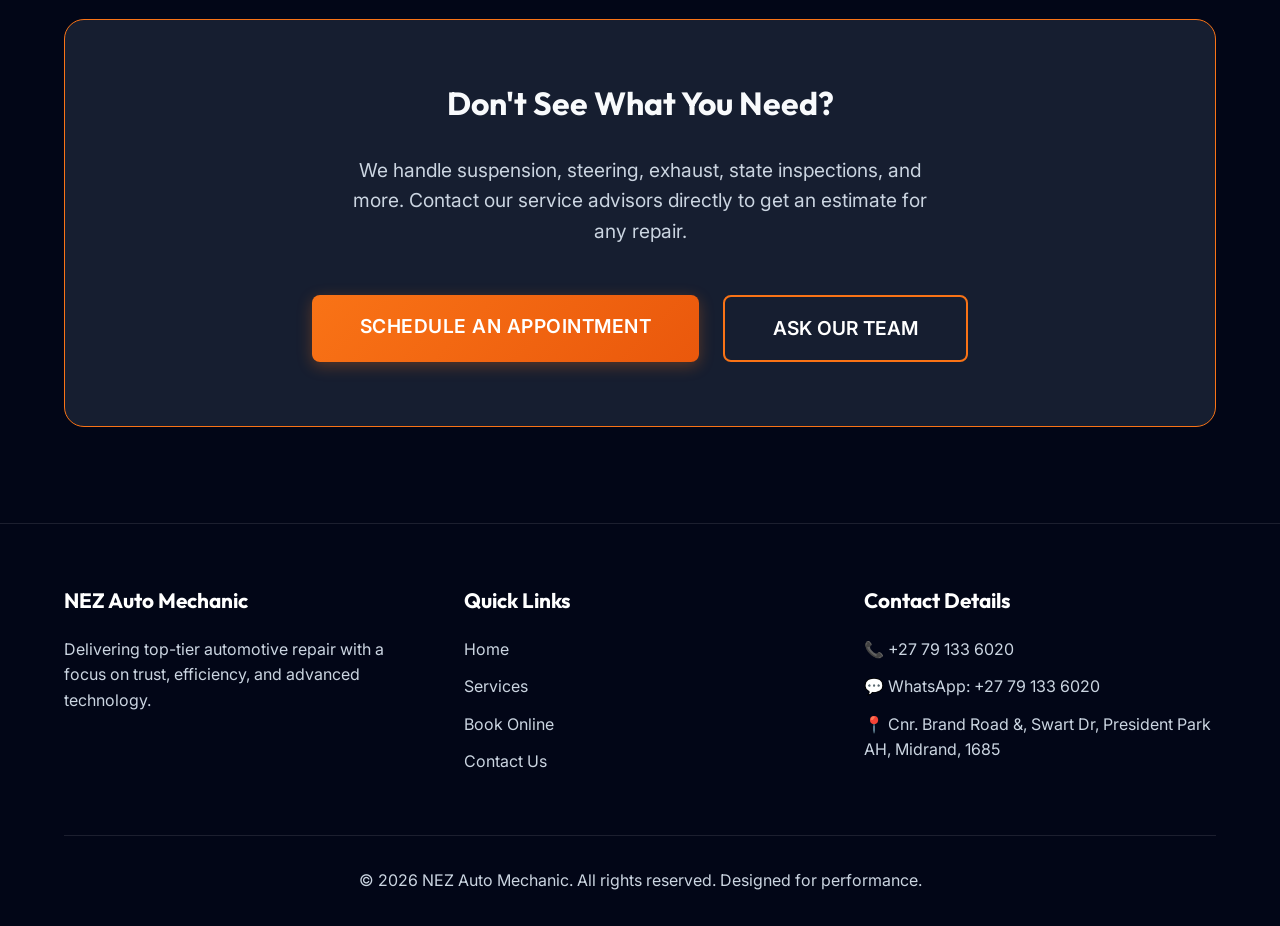
<file: services.html>
<!DOCTYPE html>
<html lang="en">
<head>
    <meta charset="UTF-8">
    <meta name="viewport" content="width=device-width, initial-scale=1.0">
    <title>Our Services | NEZ Auto Mechanic Auto Repair</title>
    <meta name="description" content="View our full range of automotive repair and diagnostic services. We cover engine repair, brakes, electrical, and more.">
    <!-- Google Fonts -->
    <link rel="preconnect" href="https://fonts.googleapis.com">
    <link rel="preconnect" href="https://fonts.gstatic.com" crossorigin>
    <link href="https://fonts.googleapis.com/css2?family=Inter:wght@400;500;600&family=Outfit:wght@700;800&display=swap" rel="stylesheet">
    <link rel="stylesheet" href="styles.css">
    <style>
        .page-header {
            padding: 8rem 5% 4rem;
            text-align: center;
            background: linear-gradient(180deg, var(--bg-dark), var(--bg-darker));
            border-bottom: 1px solid var(--card-border);
        }
        
        .page-header h1 {
            font-size: 3.5rem;
            margin-bottom: 1rem;
            color: var(--accent-primary);
        }
        
        .price-badge {
            display: inline-block;
            background: rgba(249, 115, 22, 0.15);
            color: var(--accent-primary);
            padding: 0.6rem 1.5rem;
            border-radius: 20px;
            font-weight: 600;
            margin-top: 1.5rem;
            font-size: 1rem;
        }

        .process-timeline {
            display: flex;
            flex-direction: column;
            gap: 2rem;
            max-width: 900px;
            margin: 4rem auto 0;
            position: relative;
        }

        .process-step {
            display: flex;
            gap: 2rem;
            background: var(--card-bg);
            padding: 2rem;
            border-radius: 16px;
            border: 1px solid var(--card-border);
            align-items: center;
        }

        .process-number {
            font-size: 3rem;
            font-weight: 800;
            color: var(--accent-primary);
            opacity: 0.8;
            min-width: 60px;
        }
    </style>
</head>
<body>
    <!-- Preloader -->
    <div id="preloader">
        <div class="loader-gears">
            <div class="loader-gear1">
                <svg viewBox="0 0 100 100" fill="currentColor"><path d="M93.3,44.7l-9.3-1.6c-0.6-2.5-1.5-4.8-2.6-7l5.4-7.8c0.8-1.2,0.6-2.8-0.5-3.8l-7.1-7.1c-1-1-2.6-1.3-3.8-0.5l-7.8,5.4 c-2.2-1.1-4.5-2-7-2.6l-1.6-9.3c-0.2-1.4-1.4-2.4-2.8-2.4h-10c-1.4,0-2.6,1-2.8,2.4l-1.6,9.3c-2.5,0.6-4.8,1.5-7,2.6l-7.8-5.4 c-1.2-0.8-2.8-0.6-3.8,0.5l-7.1,7.1c-1,1-1.3,2.6-0.5,3.8l5.4,7.8c-1.1,2.2-2,4.5-2.6,7l-9.3,1.6c-1.4,0.2-2.4,1.4-2.4,2.8v10 c0,1.4,1,2.6,2.4,2.8l9.3,1.6c0.6,2.5,1.5,4.8,2.6,7l-5.4,7.8c-0.8,1.2-0.6,2.8,0.5,3.8l7.1,7.1c1,1,2.6,1.3,3.8,0.5l7.8-5.4 c2.2,1.1,4.5,2,7,2.6l1.6,9.3c0.2,1.4,1.4,2.4,2.8,2.4h10c1.4,0,2.6-1,2.8-2.4l1.6-9.3c2.5-0.6,4.8-1.5,7-2.6l7.8,5.4 c1.2,0.8,2.8,0.6,3.8-0.5l7.1-7.1c1-1,1.3-2.6,0.5-3.8l-5.4-7.8c1.1-2.2,2-4.5,2.6-7l9.3-1.6c1.4-0.2,2.4-1.4,2.4-2.8v-10 C95.7,46.1,94.7,44.9,93.3,44.7z M50,65.5c-8.6,0-15.5-6.9-15.5-15.5S41.4,34.5,50,34.5S65.5,41.4,65.5,50S58.6,65.5,50,65.5z"/></svg>
            </div>
            <div class="loader-gear2">
                <svg viewBox="0 0 100 100" fill="currentColor"><path d="M93.3,44.7l-9.3-1.6c-0.6-2.5-1.5-4.8-2.6-7l5.4-7.8c0.8-1.2,0.6-2.8-0.5-3.8l-7.1-7.1c-1-1-2.6-1.3-3.8-0.5l-7.8,5.4 c-2.2-1.1-4.5-2-7-2.6l-1.6-9.3c-0.2-1.4-1.4-2.4-2.8-2.4h-10c-1.4,0-2.6,1-2.8,2.4l-1.6,9.3c-2.5,0.6-4.8,1.5-7,2.6l-7.8-5.4 c-1.2-0.8-2.8-0.6-3.8,0.5l-7.1,7.1c-1,1-1.3,2.6-0.5,3.8l5.4,7.8c-1.1,2.2-2,4.5-2.6,7l-9.3,1.6c-1.4,0.2-2.4,1.4-2.4,2.8v10 c0,1.4,1,2.6,2.4,2.8l9.3,1.6c0.6,2.5,1.5,4.8,2.6,7l-5.4,7.8c-0.8,1.2-0.6,2.8,0.5,3.8l7.1,7.1c1,1,2.6,1.3,3.8,0.5l7.8-5.4 c2.2,1.1,4.5,2,7,2.6l1.6,9.3c0.2,1.4,1.4,2.4,2.8,2.4h10c1.4,0,2.6-1,2.8-2.4l1.6-9.3c2.5-0.6,4.8-1.5,7-2.6l7.8,5.4 c1.2,0.8,2.8,0.6,3.8-0.5l7.1-7.1c1-1,1.3-2.6,0.5-3.8l-5.4-7.8c1.1-2.2,2-4.5,2.6-7l9.3-1.6c1.4-0.2,2.4-1.4,2.4-2.8v-10 C95.7,46.1,94.7,44.9,93.3,44.7z M50,65.5c-8.6,0-15.5-6.9-15.5-15.5S41.4,34.5,50,34.5S65.5,41.4,65.5,50S58.6,65.5,50,65.5z"/></svg>
            </div>
        </div>
    </div>

    <nav class="navbar">
        <div class="logo">
            <span>NEZ</span> Auto Mechanic
        </div>
        <ul class="nav-links">
            <li><a href="index.html">Home</a></li>
            <li><a href="services.html" class="active">Services</a></li>
            <li><a href="booking.html">Booking</a></li>
            <li><a href="contact.html">Contact</a></li>
            <li><a href="booking.html" class="btn-primary" style="margin-left: 1rem;">Book Now</a></li>
        </ul>
        <div class="menu-toggle">
            <span></span>
            <span></span>
            <span></span>
        </div>
    </nav>

    <main>
        <!-- Page Header -->
        <header class="page-header">
            <h1>Comprehensive Auto Services</h1>
            <p style="color: var(--text-muted); font-size: 1.2rem; max-width: 800px; margin: 0 auto;">From routine maintenance to complex engine overhauls, our certified mechanics utilize the industry's most advanced tools to keep your vehicle safely on the road.</p>
        </header>

        <!-- Our Core Process -->
        <section class="section" style="background: var(--bg-darker);">
            <div class="section-header">
                <h2>The NEZ Auto Mechanic Process</h2>
                <p class="section-subtitle">How we ensure 100% satisfaction and zero surprises.</p>
            </div>
            <div class="process-timeline">
                <div class="process-step">
                    <div class="process-number">01</div>
                    <div>
                        <h3 style="font-size: 1.4rem; margin-bottom: 0.5rem;">Digital Diagnostic & Check-In</h3>
                        <p style="color: var(--text-muted); line-height: 1.8;">Once you drop your vehicle off, our technicians immediately perform a comprehensive digital multi-point inspection. We visually examine all major components, run advanced computer diagnostics, and pinpoint the exact root of your problem.</p>
                    </div>
                </div>
                <div class="process-step">
                    <div class="process-number">02</div>
                    <div>
                        <h3 style="font-size: 1.4rem; margin-bottom: 0.5rem;">Transparent Estimate Review</h3>
                        <p style="color: var(--text-muted); line-height: 1.8;">Before any work is performed, you receive a detailed, itemized estimate straight to your phone or email. We take the time to explain exactly what is urgent, what can wait, and what the best approach is for your budget.</p>
                    </div>
                </div>
                <div class="process-step">
                    <div class="process-number">03</div>
                    <div>
                        <h3 style="font-size: 1.4rem; margin-bottom: 0.5rem;">Expert Repair & QC Testing</h3>
                        <p style="color: var(--text-muted); line-height: 1.8;">Our ASE-certified mechanics go to work using only OEM or premium aftermarket parts. Once repaired, your vehicle goes through rigorous Quality Control testing, including test drives, to confirm the issue is completely resolved.</p>
                    </div>
                </div>
            </div>
        </section>

        <!-- Full Services Grid Container -->
        <section class="section">
            <div class="section-header">
                <h2>Our Garage Services</h2>
                <p class="section-subtitle">A detailed breakdown of everything we offer at NEZ Auto Mechanic.</p>
            </div>
            
            <div class="services-grid" style="gap: 3rem;">
                
                <div class="service-card" style="text-align: left; padding: 3rem;">
                    <div class="service-icon">💻</div>
                    <h3 style="font-size: 1.8rem;">Computer Diagnostics</h3>
                    <p style="line-height: 1.8; color: var(--text-muted);">Modern vehicles rely entirely on complex computer networks. When your check engine light illuminates, it's just the tip of the iceberg. We utilize dealership-level scanner tools to read error codes deeply embedded in the ECU, ABS, and SRS systems.</p>
                    <ul style="color: var(--text-muted); margin-left: 1.5rem; margin-top: 1rem; line-height: 1.8;">
                        <li>Check Engine Light Diagnosis</li>
                        <li>Sensor Calibration & Replacement</li>
                        <li>Emissions Failure Assessment</li>
                    </ul>
                    <div class="price-badge">Request Quote</div>
                </div>

                <div class="service-card" style="text-align: left; padding: 3rem;">
                    <div class="service-icon">🛑</div>
                    <h3 style="font-size: 1.8rem;">Complete Brake Repair</h3>
                    <p style="line-height: 1.8; color: var(--text-muted);">Never compromise when it comes to stopping power. If you hear squealing, grinding, or feel a spongy brake pedal, bring it in immediately. Our comprehensive brake services ensure you stop safely in all weather conditions.</p>
                    <ul style="color: var(--text-muted); margin-left: 1.5rem; margin-top: 1rem; line-height: 1.8;">
                        <li>Ceramic and Metallic Pad Replacement</li>
                        <li>Rotor Resurfacing and Replacement</li>
                        <li>Brake Line Bleeds and Fluid Flushes</li>
                    </ul>
                    <div class="price-badge">Request Quote</div>
                </div>

                <div class="service-card" style="text-align: left; padding: 3rem;">
                    <div class="service-icon">🛢️</div>
                    <h3 style="font-size: 1.8rem;">Premium Oil & Filter Service</h3>
                    <p style="line-height: 1.8; color: var(--text-muted);">Routine oil changes are the single most important preventative maintenance task for your vehicle's engine. We drain old oil, inspect for metal shavings, install a premium OEM filter, and refill with top-grade synthetic.</p>
                    <ul style="color: var(--text-muted); margin-left: 1.5rem; margin-top: 1rem; line-height: 1.8;">
                        <li>Full Synthetic & High Mileage Packages</li>
                        <li>Complimentary Washer Fluid Top-Up</li>
                        <li>Free Tire Pressure Check (TPMS)</li>
                    </ul>
                    <div class="price-badge">Request Quote</div>
                </div>

                <div class="service-card" style="text-align: left; padding: 3rem;">
                    <div class="service-icon">⚙️</div>
                    <h3 style="font-size: 1.8rem;">Transmission Specialists</h3>
                    <p style="line-height: 1.8; color: var(--text-muted);">Difficulty shifting? Slipping gears? A leaking red fluid on your driveway? We handle automatic, manual, and CVT transmissions. From routine fluid flushes to whole rebuilds and clutch replacements.</p>
                    <ul style="color: var(--text-muted); margin-left: 1.5rem; margin-top: 1rem; line-height: 1.8;">
                        <li>Fluid Flush and Filter Changes</li>
                        <li>Clutch Replacements (Manuals)</li>
                        <li>Complete Transmission Rebuilds</li>
                    </ul>
                    <div class="price-badge">Request Quote</div>
                </div>

                <div class="service-card" style="text-align: left; padding: 3rem;">
                    <div class="service-icon">⚡</div>
                    <h3 style="font-size: 1.8rem;">Auto Electrical & Battery</h3>
                    <p style="line-height: 1.8; color: var(--text-muted);">Electrical demons are frustrating. A dead battery, a failing alternator, or parasitic battery drains that leave you stranded in the morning. Our experts trace the circuits to find exactly where the fault lies so you don't waste money replacing good parts.</p>
                    <ul style="color: var(--text-muted); margin-left: 1.5rem; margin-top: 1rem; line-height: 1.8;">
                        <li>Alternator and Starter Motor Testing</li>
                        <li>Battery Replacement With Warranty</li>
                        <li>Short Circuit and Wiring Repair</li>
                    </ul>
                    <div class="price-badge">Request Quote</div>
                </div>


            </div>
            
            <div style="text-align: center; margin-top: 6rem; background: var(--card-bg); padding: 4rem 2rem; border-radius: 20px; border: 1px solid var(--accent-primary);">
                <h3 style="margin-bottom: 2rem; font-size: 2rem;">Don't See What You Need?</h3>
                <p style="font-size: 1.2rem; color: var(--text-muted); max-width: 600px; margin: 0 auto 3rem;">We handle suspension, steering, exhaust, state inspections, and more. Contact our service advisors directly to get an estimate for any repair.</p>
                <div style="display: flex; gap: 1.5rem; justify-content: center;">
                    <a href="booking.html" class="btn-primary" style="font-size: 1.2rem; padding: 1rem 3rem;">Schedule An Appointment</a>
                    <a href="contact.html" class="btn-outline" style="font-size: 1.2rem; padding: 1rem 3rem;">Ask Our Team</a>
                </div>
            </div>
        </section>
    </main>

    <footer>
        <div class="footer-content">
            <div class="footer-col">
                <h4>NEZ Auto Mechanic</h4>
                <p>Delivering top-tier automotive repair with a focus on trust, efficiency, and advanced technology.</p>
            </div>
            <div class="footer-col">
                <h4>Quick Links</h4>
                <ul>
                    <li><a href="index.html">Home</a></li>
                    <li><a href="services.html">Services</a></li>
                    <li><a href="booking.html">Book Online</a></li>
                    <li><a href="contact.html">Contact Us</a></li>
                </ul>
            </div>
            <div class="footer-col">
                <h4>Contact Details</h4>
                <ul>
                    <li>📞 +27 79 133 6020</li>
                    <li>💬 WhatsApp: +27 79 133 6020</li>
                    <li>📍 Cnr. Brand Road &, Swart Dr, President Park AH, Midrand, 1685</li>
                </ul>
            </div>
        </div>
        <div class="footer-bottom">
            <p>&copy; 2026 NEZ Auto Mechanic. All rights reserved. Designed for performance.</p>
        </div>
    </footer>

    <script src="main.js"></script>
</body>
</html>
</file>
<file: styles.css>
/* Premium Mechanic Website CSS */
:root {
  --bg-dark: #0f172a;
  --bg-darker: #020617;
  --card-bg: rgba(30, 41, 59, 0.7);
  --card-border: rgba(255, 255, 255, 0.1);
  --text-main: #f8fafc;
  --text-muted: #cbd5e1;
  --accent-primary: #f97316; /* Vibrant Orange */
  --accent-secondary: #ea580c;
  --nav-bg: rgba(15, 23, 42, 0.85);
  
  --font-main: 'Inter', system-ui, -apple-system, sans-serif;
  --font-heading: 'Outfit', system-ui, -apple-system, sans-serif;
  
  --transition: all 0.3s cubic-bezier(0.4, 0, 0.2, 1);
}

* {
  margin: 0;
  padding: 0;
  box-sizing: border-box;
}

body {
  font-family: var(--font-main);
  background: var(--bg-darker) radial-gradient(circle at top right, #1e293b, transparent 40%);
  color: var(--text-main);
  line-height: 1.6;
  min-height: 100vh;
  display: flex;
  flex-direction: column;
  overflow-x: hidden;
}

h1, h2, h3, h4, h5, h6 {
  font-family: var(--font-heading);
  font-weight: 700;
  line-height: 1.2;
}

a {
  text-decoration: none;
  color: inherit;
  transition: var(--transition);
}

/* Glassmorphism Navigation */
.navbar {
  position: fixed;
  top: 0;
  width: 100%;
  padding: 1rem 5%;
  background: var(--nav-bg);
  backdrop-filter: blur(12px);
  -webkit-backdrop-filter: blur(12px);
  border-bottom: 1px solid var(--card-border);
  display: flex;
  justify-content: space-between;
  align-items: center;
  z-index: 1000;
  transition: padding 0.3s ease;
}

.navbar.scrolled {
  padding: 0.75rem 5%;
  box-shadow: 0 4px 30px rgba(0, 0, 0, 0.5);
}

.logo {
  font-family: var(--font-heading);
  font-size: 1.75rem;
  font-weight: 800;
  color: #fff;
  letter-spacing: -0.5px;
  display: flex;
  align-items: center;
  gap: 0.5rem;
}

.logo span {
  color: var(--accent-primary);
}

.nav-links {
  display: flex;
  gap: 2rem;
  align-items: center;
  list-style: none;
}

.nav-links a {
  font-weight: 500;
  font-size: 1.05rem;
  text-transform: uppercase;
  letter-spacing: 0.5px;
  position: relative;
}

.nav-links a::after {
  content: '';
  position: absolute;
  width: 0;
  height: 2px;
  bottom: -4px;
  left: 0;
  background-color: var(--accent-primary);
  transition: var(--transition);
}

.nav-links a:hover::after,
.nav-links a.active::after {
  width: 100%;
}

.btn-primary {
  background: linear-gradient(135deg, var(--accent-primary), var(--accent-secondary));
  color: white !important;
  padding: 0.6rem 1.5rem;
  border-radius: 8px;
  font-weight: 600;
  text-transform: uppercase;
  letter-spacing: 0.5px;
  border: none;
  cursor: pointer;
  box-shadow: 0 4px 15px rgba(249, 115, 22, 0.3);
  transition: var(--transition);
  display: inline-block;
}

.btn-primary::after {
  display: none !important;
}

.btn-primary:hover {
  transform: translateY(-2px);
  box-shadow: 0 6px 20px rgba(249, 115, 22, 0.5);
}

.btn-outline {
  background: transparent;
  color: white;
  padding: 0.6rem 1.5rem;
  border-radius: 8px;
  font-weight: 600;
  text-transform: uppercase;
  border: 2px solid var(--accent-primary);
  cursor: pointer;
  transition: var(--transition);
  display: inline-block;
}

.btn-outline:hover {
  background: var(--accent-primary);
  color: white;
}

/* Mobile Menu Toggle */
.menu-toggle {
  display: none;
  flex-direction: column;
  gap: 5px;
  cursor: pointer;
}

.menu-toggle span {
  width: 25px;
  height: 3px;
  background-color: white;
  transition: var(--transition);
}

/* Sections */
main {
  flex: 1;
  margin-top: 80px; /* Space for fixed nav */
}

/* Hero Section */
.hero {
  min-height: 100vh;
  display: flex;
  align-items: center;
  padding: 0 5%;
  position: relative;
  background: linear-gradient(to right, rgba(2, 6, 23, 0.9) 0%, rgba(15, 23, 42, 0.4) 100%),
              url('hero-bg.jpg') center/cover no-repeat;
  margin-top: -80px; /* Pull up under nav */
}

.hero-content {
  max-width: 600px;
  animation: fadeUp 1s ease-out forwards;
}

.hero h1 {
  font-size: 4rem;
  margin-bottom: 1.5rem;
  background: linear-gradient(to right, #fff, var(--text-muted));
  -webkit-background-clip: text;
  background-clip: text;
  -webkit-text-fill-color: transparent;
}

.hero p {
  font-size: 1.25rem;
  color: var(--text-muted);
  margin-bottom: 2.5rem;
}

.hero-buttons {
  display: flex;
  gap: 1rem;
}

/* General Section Styling */
.section {
  padding: 6rem 5%;
}

.section-header {
  text-align: center;
  margin-bottom: 4rem;
}

.section-title {
  font-size: 2.5rem;
  position: relative;
  display: inline-block;
  margin-bottom: 1rem;
}

.section-title::after {
  content: '';
  position: absolute;
  width: 50%;
  height: 3px;
  bottom: -10px;
  left: 25%;
  background: var(--accent-primary);
  border-radius: 2px;
}

.section-subtitle {
  color: var(--text-muted);
  font-size: 1.1rem;
}

/* Services Grid */
.services-grid {
  display: grid;
  grid-template-columns: repeat(auto-fit, minmax(300px, 1fr));
  gap: 2rem;
}

.service-card {
  background: var(--card-bg);
  backdrop-filter: blur(10px);
  -webkit-backdrop-filter: blur(10px);
  border: 1px solid var(--card-border);
  border-radius: 16px;
  padding: 2.5rem 2rem;
  text-align: center;
  transition: var(--transition);
  position: relative;
  overflow: hidden;
}

.service-card::before {
  content: '';
  position: absolute;
  top: 0; left: 0; right: 0;
  height: 4px;
  background: linear-gradient(90deg, var(--accent-primary), var(--accent-secondary));
  transform: scaleX(0);
  transition: transform 0.4s ease;
  transform-origin: left;
}

.service-card:hover {
  transform: translateY(-10px);
  box-shadow: 0 15px 30px rgba(0, 0, 0, 0.4);
  border-color: rgba(249, 115, 22, 0.3);
}

.service-card:hover::before {
  transform: scaleX(1);
}

.service-icon {
  font-size: 3rem;
  color: var(--accent-primary);
  margin-bottom: 1.5rem;
}

.service-card h3 {
  font-size: 1.5rem;
  margin-bottom: 1rem;
}

.service-card p {
  color: var(--text-muted);
  margin-bottom: 1.5rem;
}

/* Contact & Forms */
.contact-container {
  display: grid;
  grid-template-columns: 1fr 1.5fr;
  gap: 4rem;
  background: var(--card-bg);
  border: 1px solid var(--card-border);
  border-radius: 20px;
  padding: 3rem;
  backdrop-filter: blur(10px);
  -webkit-backdrop-filter: blur(10px);
}

.contact-info {
  display: flex;
  flex-direction: column;
  gap: 2rem;
}

.contact-item {
  display: flex;
  align-items: flex-start;
  gap: 1rem;
}

.contact-item-icon {
  width: 50px;
  height: 50px;
  background: rgba(249, 115, 22, 0.1);
  border-radius: 50%;
  display: flex;
  align-items: center;
  justify-content: center;
  color: var(--accent-primary);
  font-size: 1.5rem;
  flex-shrink: 0;
}

.contact-item-details h4 {
  font-size: 1.2rem;
  margin-bottom: 0.25rem;
}

.form-group {
  margin-bottom: 1.5rem;
}

.form-label {
  display: block;
  margin-bottom: 0.5rem;
  font-weight: 500;
  color: var(--text-muted);
}

.form-control {
  width: 100%;
  padding: 1rem;
  background: rgba(15, 23, 42, 0.6);
  border: 1px solid var(--card-border);
  border-radius: 8px;
  color: white;
  font-family: inherit;
  font-size: 1rem;
  transition: var(--transition);
}

.form-control:focus {
  outline: none;
  border-color: var(--accent-primary);
  box-shadow: 0 0 0 2px rgba(249, 115, 22, 0.2);
}

textarea.form-control {
  min-height: 150px;
  resize: vertical;
}

/* Calendar Container */
.calendar-container {
  background: white;
  border-radius: 16px;
  overflow: hidden;
  height: 700px;
  box-shadow: 0 20px 40px rgba(0, 0, 0, 0.3);
}

.calendar-container iframe {
  width: 100%;
  height: 100%;
  border: 0;
}

/* Footer */
footer {
  background: #020617;
  padding: 4rem 5% 2rem;
  border-top: 1px solid var(--card-border);
}

.footer-content {
  display: grid;
  grid-template-columns: repeat(auto-fit, minmax(250px, 1fr));
  gap: 3rem;
  margin-bottom: 3rem;
}

.footer-col h4 {
  font-size: 1.3rem;
  margin-bottom: 1.5rem;
  color: white;
}

.footer-col p, .footer-col ul {
  color: var(--text-muted);
}

.footer-col ul {
  list-style: none;
}

.footer-col ul li {
  margin-bottom: 0.75rem;
}

.footer-col ul li a:hover {
  color: var(--accent-primary);
}

.footer-bottom {
  text-align: center;
  padding-top: 2rem;
  border-top: 1px solid var(--card-border);
  color: var(--text-muted);
}

/* Animations */
@keyframes fadeUp {
  from {
    opacity: 0;
    transform: translateY(30px);
  }
  to {
    opacity: 1;
    transform: translateY(0);
  }
}

/* Responsive Design */
@media (max-width: 991px) {
  .hero h1 { font-size: 3rem; }
  .contact-container { grid-template-columns: 1fr; }
}

@media (max-width: 768px) {
  .nav-links {
    position: fixed;
    top: 0;
    right: -100%;
    height: 100vh;
    width: 250px;
    background: var(--nav-bg);
    backdrop-filter: blur(20px);
    flex-direction: column;
    justify-content: center;
    transition: 0.4s ease-in-out;
    border-left: 1px solid var(--card-border);
  }
  
  .nav-links.active {
    right: 0;
  }
  
  .menu-toggle {
    display: flex;
    z-index: 1001;
  }
  
  .menu-toggle.active span:nth-child(1) {
    transform: translateY(8px) rotate(45deg);
  }
  
  .menu-toggle.active span:nth-child(2) {
    opacity: 0;
  }
  
  .menu-toggle.active span:nth-child(3) {
    transform: translateY(-8px) rotate(-45deg);
  }

  .hero h1 { font-size: 2.5rem; }
  .hero-buttons { flex-direction: column; }
}

/* Cursor Gear Effect */
.cursor-gear {
  position: fixed;
  top: 0;
  left: 0;
  pointer-events: none;
  z-index: 9999;
  opacity: 0.08;
  color: #ffffff;
}

.cursor-gear svg {
  width: 100%;
  height: 100%;
}

/* Preloader */
#preloader {
  position: fixed;
  top: 0;
  left: 0;
  width: 100vw;
  height: 100vh;
  background-color: var(--bg-darker);
  z-index: 99999; /* Highest priority */
  display: flex;
  justify-content: center;
  align-items: center;
  transition: opacity 0.5s ease-out, visibility 0.5s ease-out;
}

#preloader.fade-out {
  opacity: 0;
  visibility: hidden;
}

.loader-gears {
  position: relative;
  width: 100px;
  height: 100px;
}

.loader-gear1, .loader-gear2 {
  position: absolute;
  transform-origin: center center;
}

.loader-gear1 {
  width: 60px;
  height: 60px;
  top: 0;
  left: 0;
  color: var(--accent-primary);
  animation: spin 3s linear infinite;
}

.loader-gear2 {
  width: 45px;
  height: 45px;
  bottom: 0;
  right: 0;
  color: var(--accent-secondary);
  animation: spin-reverse 2s linear infinite;
}

@keyframes spin {
  100% { transform: rotate(360deg); }
}

@keyframes spin-reverse {
  100% { transform: rotate(-360deg); }
}
</file>
